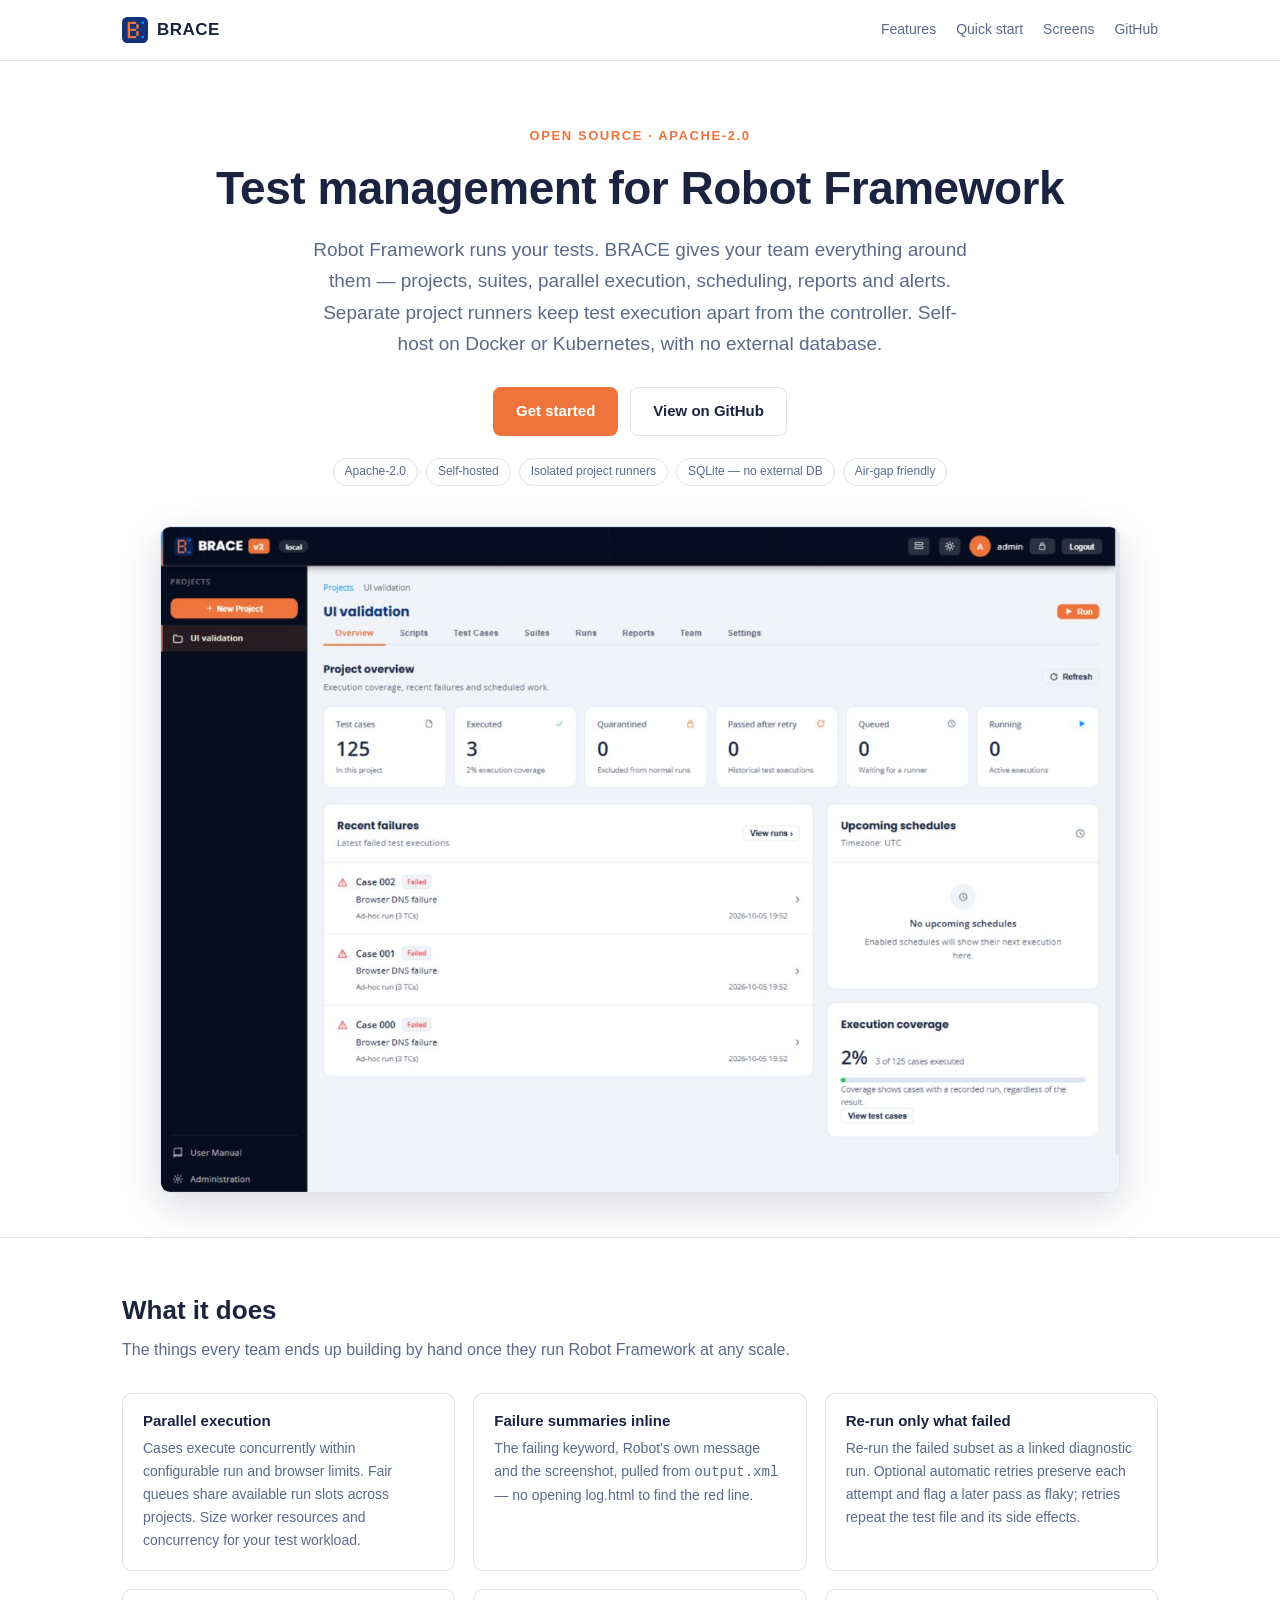
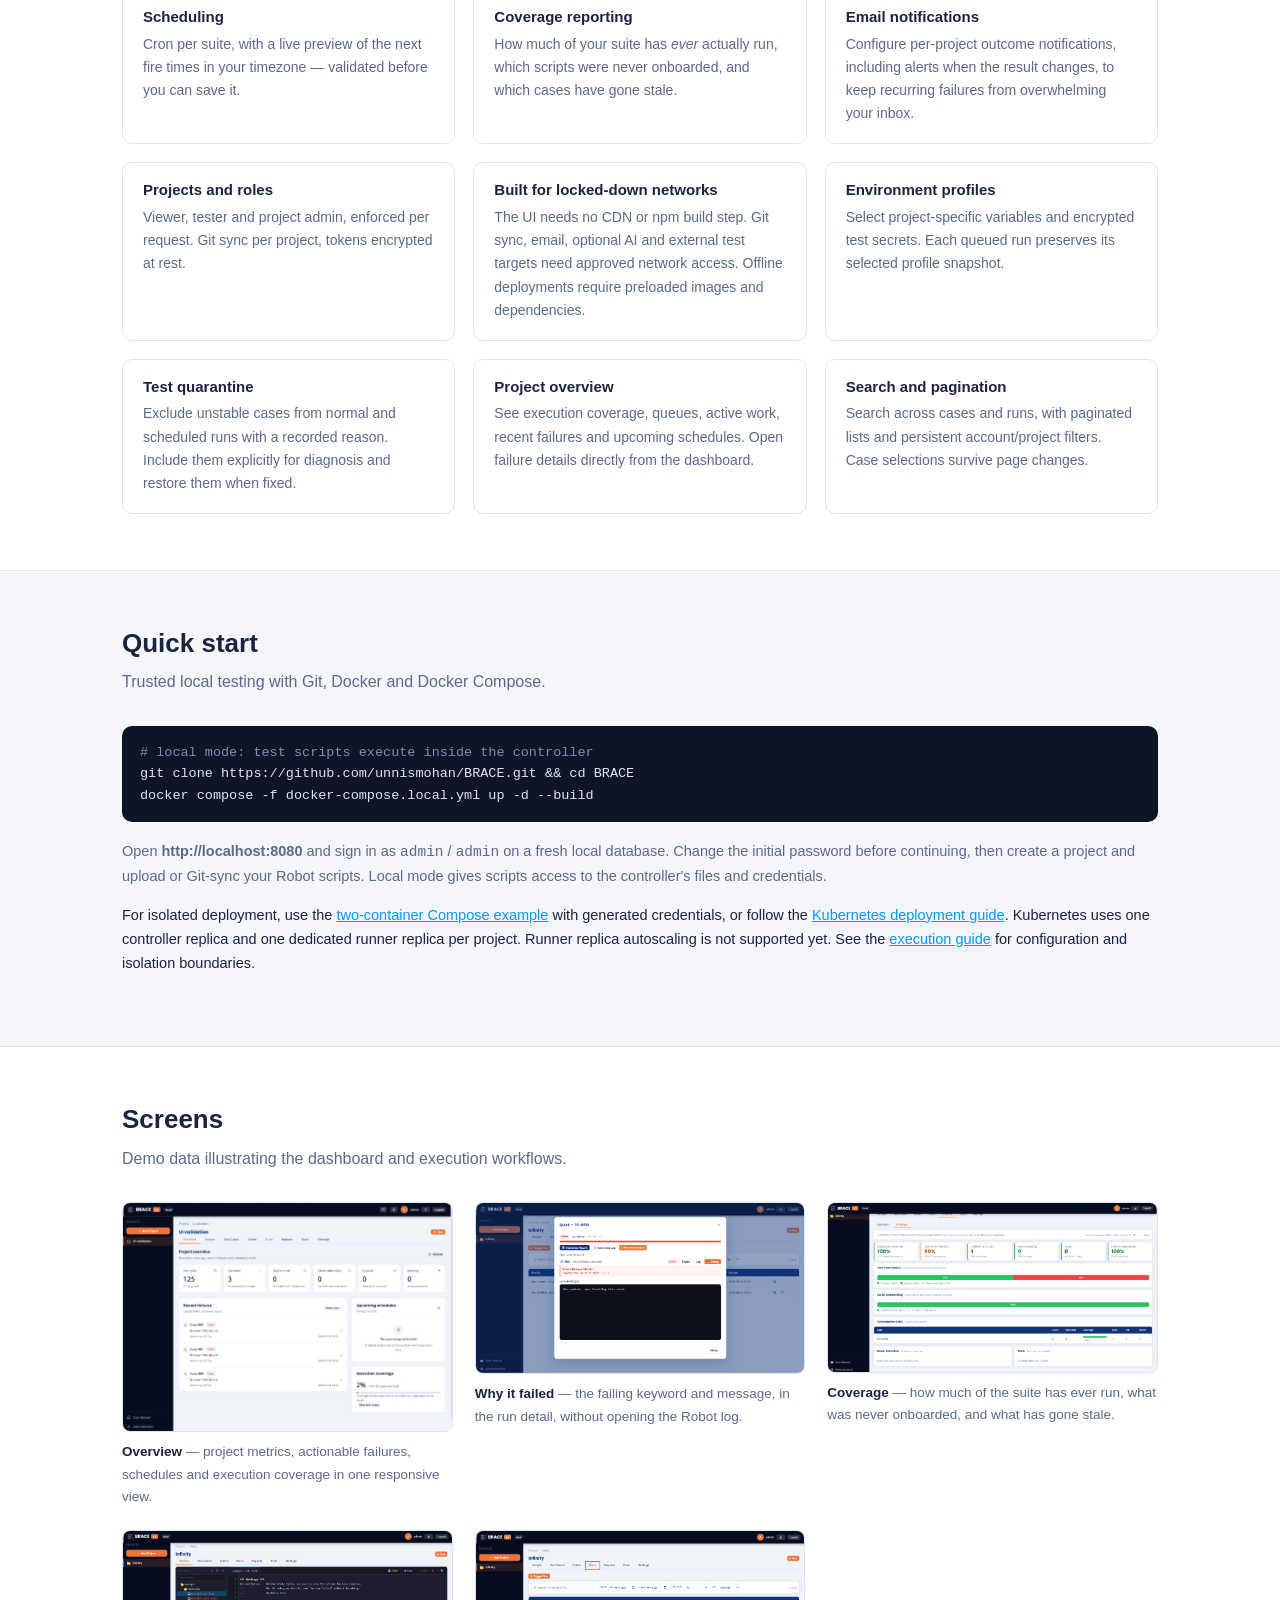
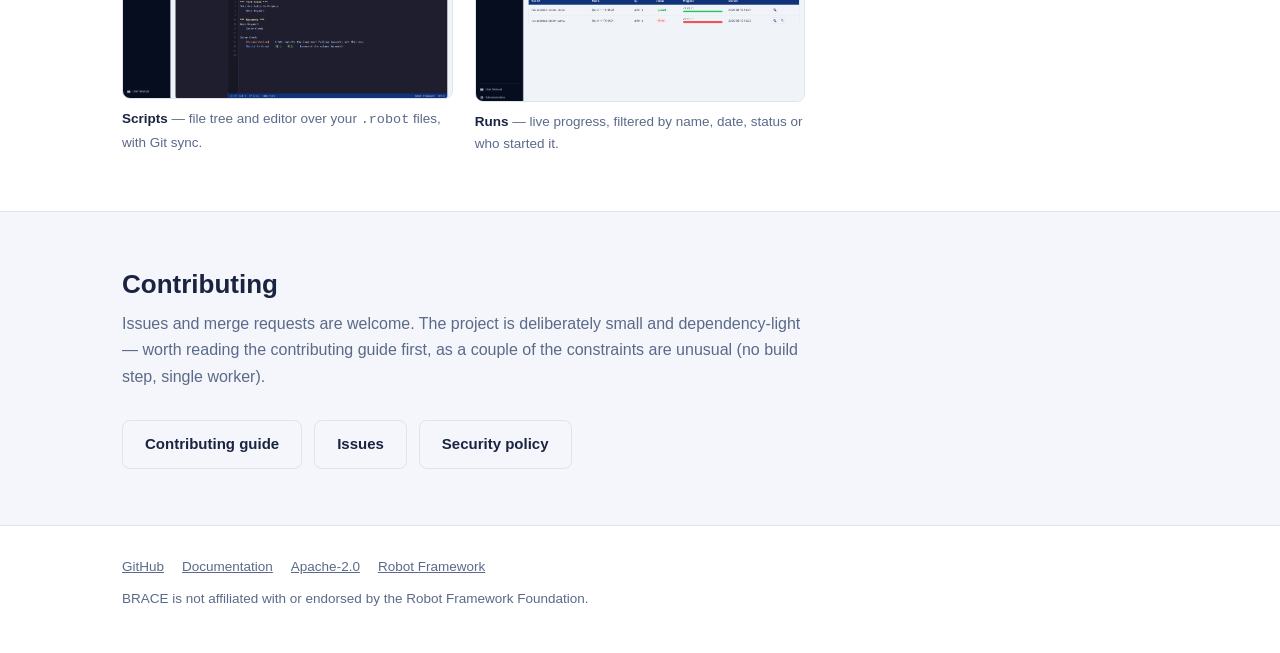
<file: docs/index.html>
<!DOCTYPE html>
<html lang="en">
<head>
<meta charset="UTF-8">
<meta name="viewport" content="width=device-width, initial-scale=1.0">
<title>BRACE — self-hosted test management for Robot Framework</title>
<meta name="description" content="Self-hosted Robot Framework test management with isolated project runners, environment profiles, fair queues, retries, quarantine, scheduling and reports. Docker and Kubernetes deployment.">

<!-- Open Graph: what shows up when the link is pasted into Slack or a tweet. -->
<meta property="og:title" content="BRACE — self-hosted test management for Robot Framework">
<meta property="og:description" content="Manage Robot Framework tests with isolated project runners, profiles, fair queues, retry history, quarantine and project dashboards. Self-hosted on Docker or Kubernetes.">
<meta property="og:type" content="website">
<meta property="og:image" content="images/runs.png">
<meta name="twitter:card" content="summary_large_image">

<!-- No webfonts, no CDN, no analytics: the page loads from this repo alone,
     which is the same constraint the product itself is built under. -->
<link rel="icon" href="data:image/svg+xml,<svg xmlns='http://www.w3.org/2000/svg' viewBox='0 0 100 100'><rect width='100' height='100' rx='20' fill='%230F3278'/><rect x='22' y='18' width='9' height='64' rx='4' fill='%23ee743b'/><rect x='31' y='18' width='24' height='9' rx='3' fill='%23ee743b'/><rect x='31' y='45' width='24' height='9' rx='3' fill='%23ee743b'/><rect x='31' y='73' width='24' height='9' rx='3' fill='%23ee743b'/></svg>">

<style>
:root{
  --brand:#0F3278; --brand-d:#0a2156; --accent:#ee743b; --blue:#0099ff;
  --bg:#ffffff; --bg-alt:#f4f6fb; --card:#ffffff; --border:#dde3ef;
  --text:#1a2340; --muted:#5b6a89; --ok:#15803d; --code-bg:#0d1526;
  --radius:10px; --maxw:1080px;
}
@media (prefers-color-scheme: dark){
  :root{
    --bg:#0b1020; --bg-alt:#111830; --card:#141c33; --border:#243055;
    --text:#e6ebf7; --muted:#9aa8c7; --ok:#4ade80; --code-bg:#070c18;
  }
}
*{box-sizing:border-box}
html{scroll-behavior:smooth}
@media (prefers-reduced-motion:reduce){html{scroll-behavior:auto}}
body{
  margin:0; background:var(--bg); color:var(--text);
  font:16px/1.65 -apple-system,BlinkMacSystemFont,"Segoe UI",Roboto,Helvetica,Arial,sans-serif;
  -webkit-font-smoothing:antialiased;
}
.wrap{max-width:var(--maxw); margin:0 auto; padding:0 22px}
a{color:var(--blue)}
h1,h2,h3{line-height:1.25; text-wrap:balance; margin:0}

/* ── Header ── */
header{border-bottom:1px solid var(--border); background:var(--bg); position:sticky; top:0; z-index:10}
.hbar{display:flex; align-items:center; gap:14px; height:60px}
.logo{display:flex; align-items:center; gap:9px; font-weight:800; letter-spacing:.5px;
      color:var(--text); text-decoration:none; font-size:17px}
.hbar nav{margin-left:auto; display:flex; gap:20px; align-items:center; font-size:14px}
.hbar nav a{color:var(--muted); text-decoration:none}
.hbar nav a:hover{color:var(--text)}
@media(max-width:640px){ .hbar nav a.hide-sm{display:none} }

/* ── Hero ── */
.hero{padding:64px 0 44px; text-align:center}
.hero h1{font-size:clamp(30px,5vw,46px); font-weight:800; letter-spacing:-.5px}
.hero .tag{color:var(--accent); font-weight:700; font-size:13px; letter-spacing:1.6px;
           text-transform:uppercase; margin-bottom:14px}
.hero p.lead{font-size:clamp(16px,2.2vw,19px); color:var(--muted); max-width:660px;
             margin:16px auto 0}
.cta{display:flex; gap:12px; justify-content:center; flex-wrap:wrap; margin-top:28px}
.btn{display:inline-block; padding:11px 22px; border-radius:8px; font-weight:600;
     font-size:15px; text-decoration:none; border:1.5px solid transparent}
.btn-p{background:var(--accent); color:#fff}
.btn-p:hover{background:#d8622c}
.btn-o{border-color:var(--border); color:var(--text)}
.btn-o:hover{border-color:var(--blue); color:var(--blue)}
.badges{display:flex; gap:8px; justify-content:center; flex-wrap:wrap; margin-top:22px;
        font-size:12px; color:var(--muted)}
.badges span{border:1px solid var(--border); border-radius:20px; padding:3px 11px}

/* ── Shot ── */
.shot{margin:40px auto 0; max-width:960px}
.shot img{width:100%; height:auto; display:block; border:1px solid var(--border);
          border-radius:var(--radius); box-shadow:0 12px 40px rgba(10,20,60,.16)}

/* ── Sections ── */
section{padding:56px 0; border-top:1px solid var(--border)}
section.alt{background:var(--bg-alt)}
section h2{font-size:26px; margin-bottom:10px}
section .sub{color:var(--muted); margin:0 0 30px; max-width:680px}

.grid{display:grid; grid-template-columns:repeat(auto-fit,minmax(255px,1fr)); gap:18px}
.card{background:var(--card); border:1px solid var(--border); border-radius:var(--radius);
      padding:18px 20px}
.card h3{font-size:15px; margin-bottom:6px}
.card p{margin:0; font-size:14px; color:var(--muted)}

/* ── Code ── */
pre{background:var(--code-bg); color:#dbe4f5; padding:16px 18px; border-radius:var(--radius);
    overflow-x:auto; font-size:13.5px; line-height:1.6; margin:0;
    font-family:ui-monospace,SFMono-Regular,Consolas,monospace}
pre .c{color:#7f8db3}
pre .p{color:#ee9a6b}

/* ── Screens ── */
.screens{display:grid; grid-template-columns:repeat(auto-fit,minmax(320px,1fr)); gap:22px}
.screens figure{margin:0}
.screens img{width:100%; height:auto; display:block; border:1px solid var(--border);
             border-radius:8px}
.screens figcaption{font-size:13.5px; color:var(--muted); margin-top:9px}
.screens b{color:var(--text)}

/* ── Footer ── */
footer{border-top:1px solid var(--border); padding:30px 0 44px; font-size:13.5px;
       color:var(--muted)}
footer a{color:var(--muted)}
.fl{display:flex; gap:18px; flex-wrap:wrap; margin-bottom:10px}
</style>
</head>
<body>

<header>
  <div class="wrap hbar">
    <a class="logo" href="#top">
      <svg width="26" height="26" viewBox="0 0 100 100" aria-hidden="true">
        <rect width="100" height="100" rx="20" fill="#0F3278"/>
        <rect x="22" y="18" width="9" height="64" rx="4" fill="#ee743b"/>
        <rect x="31" y="18" width="24" height="9" rx="3" fill="#ee743b"/>
        <rect x="31" y="45" width="24" height="9" rx="3" fill="#ee743b"/>
        <rect x="31" y="73" width="24" height="9" rx="3" fill="#ee743b"/>
        <rect x="55" y="27" width="9" height="18" rx="3" fill="#ee743b"/>
        <rect x="55" y="54" width="9" height="19" rx="3" fill="#ee743b"/>
        <circle cx="80" cy="22" r="5" fill="#0099ff"/>
        <circle cx="80" cy="77" r="5" fill="#0099ff"/>
      </svg>
      BRACE
    </a>
    <nav>
      <a href="#features" class="hide-sm">Features</a>
      <a href="#start">Quick start</a>
      <a href="#screens" class="hide-sm">Screens</a>
      <a href="https://github.com/unnismohan/BRACE">GitHub</a>
    </nav>
  </div>
</header>

<main id="top">

  <div class="wrap hero">
    <div class="tag">Open source · Apache-2.0</div>
    <h1>Test management for Robot&nbsp;Framework</h1>
    <p class="lead">
      Robot Framework runs your tests. BRACE gives your team everything around
      them — projects, suites, parallel execution, scheduling, reports and
      alerts. Separate project runners keep test execution apart from the
      controller. Self-host on Docker or Kubernetes, with no external database.
    </p>
    <div class="cta">
      <a class="btn btn-p" href="#start">Get started</a>
      <a class="btn btn-o" href="https://github.com/unnismohan/BRACE">View on GitHub</a>
    </div>
    <div class="badges">
      <span>Apache-2.0</span><span>Self-hosted</span><span>Isolated project runners</span>
      <span>SQLite — no external DB</span><span>Air-gap friendly</span>
    </div>
    <div class="shot">
      <img src="images/overview.png" alt="BRACE project overview with metric cards, recent failures, schedules and execution coverage">
    </div>
  </div>

  <section id="features">
    <div class="wrap">
      <h2>What it does</h2>
      <p class="sub">
        The things every team ends up building by hand once they run Robot
        Framework at any scale.
      </p>
      <div class="grid">
        <div class="card">
          <h3>Parallel execution</h3>
          <p>Cases execute concurrently within configurable run and browser
             limits. Fair queues share available run slots across projects.
             Size worker resources and concurrency for your test workload.</p>
        </div>
        <div class="card">
          <h3>Failure summaries inline</h3>
          <p>The failing keyword, Robot's own message and the screenshot, pulled
             from <code>output.xml</code> — no opening log.html to find the red line.</p>
        </div>
        <div class="card">
          <h3>Re-run only what failed</h3>
          <p>Re-run the failed subset as a linked diagnostic run. Optional
             automatic retries preserve each attempt and flag a later pass
             as flaky; retries repeat the test file and its side effects.</p>
        </div>
        <div class="card">
          <h3>Scheduling</h3>
          <p>Cron per suite, with a live preview of the next fire times in your
             timezone — validated before you can save it.</p>
        </div>
        <div class="card">
          <h3>Coverage reporting</h3>
          <p>How much of your suite has <em>ever</em> actually run, which scripts
             were never onboarded, and which cases have gone stale.</p>
        </div>
        <div class="card">
          <h3>Email notifications</h3>
          <p>Configure per-project outcome notifications, including alerts
             when the result changes, to keep recurring failures from
             overwhelming your inbox.</p>
        </div>
        <div class="card">
          <h3>Projects and roles</h3>
          <p>Viewer, tester and project admin, enforced per request. Git sync per
             project, tokens encrypted at rest.</p>
        </div>
        <div class="card">
          <h3>Built for locked-down networks</h3>
          <p>The UI needs no CDN or npm build step. Git sync, email, optional AI
             and external test targets need approved network access. Offline
             deployments require preloaded images and dependencies.</p>
        </div>
        <div class="card">
          <h3>Environment profiles</h3>
          <p>Select project-specific variables and encrypted test secrets.
             Each queued run preserves its selected profile snapshot.</p>
        </div>
        <div class="card">
          <h3>Test quarantine</h3>
          <p>Exclude unstable cases from normal and scheduled runs with a
             recorded reason. Include them explicitly for diagnosis and
             restore them when fixed.</p>
        </div>
        <div class="card">
          <h3>Project overview</h3>
          <p>See execution coverage, queues, active work, recent failures and
             upcoming schedules. Open failure details directly from the dashboard.</p>
        </div>
        <div class="card">
          <h3>Search and pagination</h3>
          <p>Search across cases and runs, with paginated lists and persistent
             account/project filters. Case selections survive page changes.</p>
        </div>
      </div>
    </div>
  </section>

  <section id="start" class="alt">
    <div class="wrap">
      <h2>Quick start</h2>
      <p class="sub">Trusted local testing with Git, Docker and Docker Compose.</p>
      <pre><span class="c"># local mode: test scripts execute inside the controller</span>
git clone https://github.com/unnismohan/BRACE.git &amp;&amp; cd BRACE
docker compose -f docker-compose.local.yml up -d --build</pre>
      <p style="margin-top:18px; color:var(--muted); font-size:14.5px">
        Open <b>http://localhost:8080</b> and sign in as
        <code>admin</code> / <code>admin</code> on a fresh local database.
        Change the initial password before continuing, then create a project
        and upload or Git-sync your Robot scripts. Local mode gives scripts
        access to the controller's files and credentials.
      </p>
      <p style="margin-top:10px; font-size:14.5px">
        For isolated deployment, use the
        <a href="https://github.com/unnismohan/BRACE/blob/main/docker-compose.isolated.yml">two-container Compose example</a>
        with generated credentials, or follow the
        <a href="https://github.com/unnismohan/BRACE/blob/main/k8s/README.md">Kubernetes deployment guide</a>.
        Kubernetes uses one controller replica and one dedicated runner replica
        per project. Runner replica autoscaling is not supported yet.
        See the <a href="https://github.com/unnismohan/BRACE/blob/main/docs/execution-and-modules.md">execution guide</a>
        for configuration and isolation boundaries.
      </p>
    </div>
  </section>

  <section id="screens">
    <div class="wrap">
      <h2>Screens</h2>
      <p class="sub">Demo data illustrating the dashboard and execution workflows.</p>
      <div class="screens">
        <figure>
          <img src="images/overview.png" loading="lazy" alt="Project overview with separate metric cards and activity panels">
          <figcaption><b>Overview</b> — project metrics, actionable failures,
            schedules and execution coverage in one responsive view.</figcaption>
        </figure>
        <figure>
          <img src="images/failure.png" alt="Run detail showing why a test case failed">
          <figcaption><b>Why it failed</b> — the failing keyword and message, in the
            run detail, without opening the Robot log.</figcaption>
        </figure>
        <figure>
          <img src="images/coverage.png" alt="Coverage report">
          <figcaption><b>Coverage</b> — how much of the suite has ever run, what was
            never onboarded, and what has gone stale.</figcaption>
        </figure>
        <figure>
          <img src="images/editor.png" alt="Script editor with file tree">
          <figcaption><b>Scripts</b> — file tree and editor over your
            <code>.robot</code> files, with Git sync.</figcaption>
        </figure>
        <figure>
          <img src="images/runs.png" alt="Runs list">
          <figcaption><b>Runs</b> — live progress, filtered by name, date, status
            or who started it.</figcaption>
        </figure>
      </div>
    </div>
  </section>

  <section class="alt">
    <div class="wrap">
      <h2>Contributing</h2>
      <p class="sub">
        Issues and merge requests are welcome. The project is deliberately small
        and dependency-light — worth reading the contributing guide first, as a
        couple of the constraints are unusual (no build step, single worker).
      </p>
      <div class="cta" style="justify-content:flex-start">
        <a class="btn btn-o" href="https://github.com/unnismohan/BRACE/blob/main/CONTRIBUTING.md">Contributing guide</a>
        <a class="btn btn-o" href="https://github.com/unnismohan/BRACE/issues">Issues</a>
        <a class="btn btn-o" href="https://github.com/unnismohan/BRACE/blob/main/SECURITY.md">Security policy</a>
      </div>
    </div>
  </section>

</main>

<footer>
  <div class="wrap">
    <div class="fl">
      <a href="https://github.com/unnismohan/BRACE">GitHub</a>
      <a href="https://github.com/unnismohan/BRACE#readme">Documentation</a>
      <a href="https://github.com/unnismohan/BRACE/blob/main/LICENSE">Apache-2.0</a>
      <a href="https://robotframework.org">Robot Framework</a>
    </div>
    BRACE is not affiliated with or endorsed by the Robot Framework Foundation.
  </div>
</footer>

</body>
</html>
</file>
